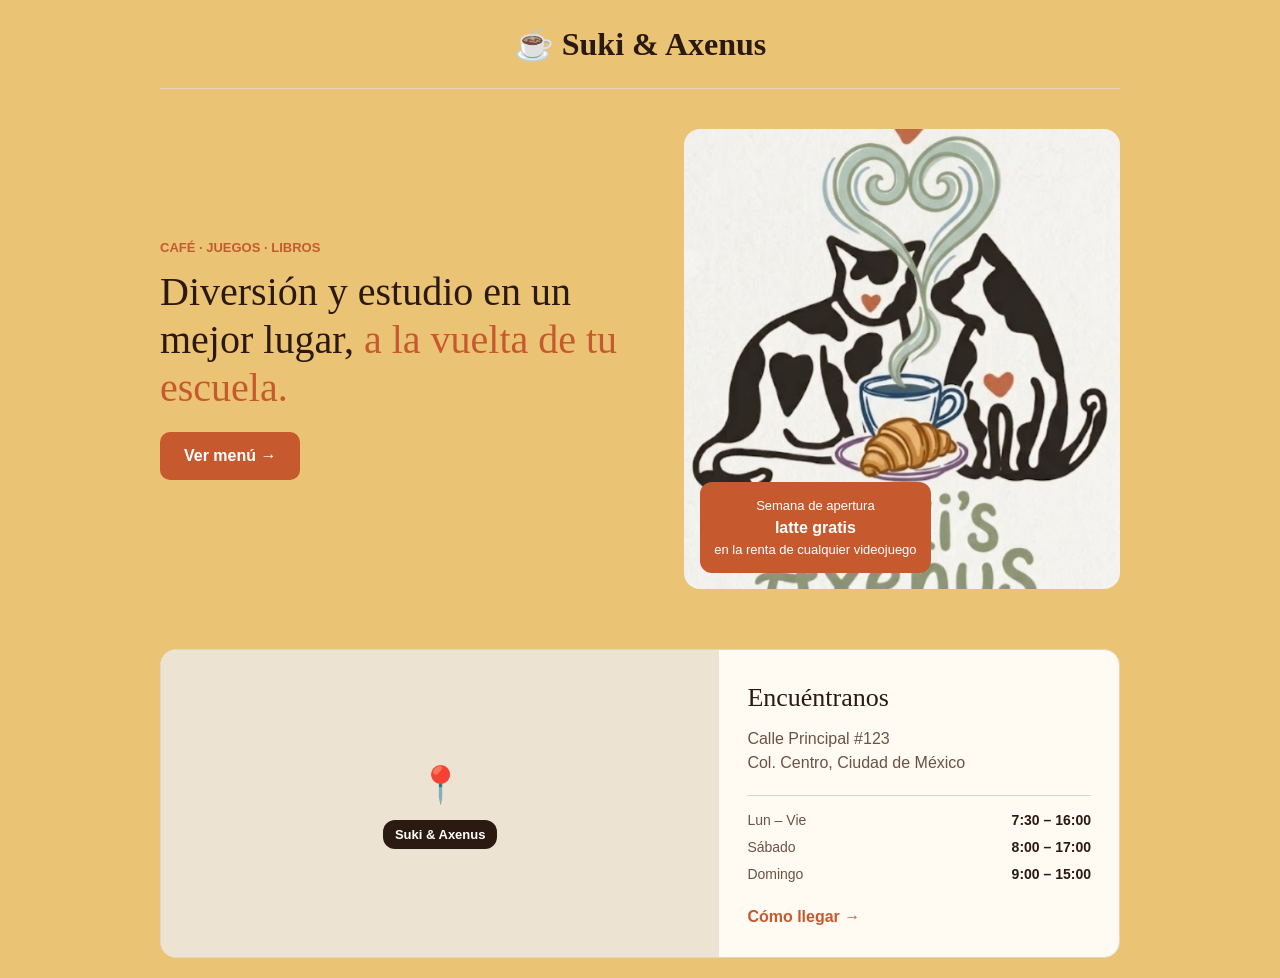
<file: Código/Suki-axenus/index.html>
<!DOCTYPE html>
<html lang="es">
<head>
  <meta charset="UTF-8">
  <meta name="viewport" content="width=device-width, initial-scale=1.0">
  <title>Suki & Axenus</title>
  <link rel="stylesheet" href="css/style.css">
</head>
<body>
  <div class="contenedor">

    <header class="barra-superior">
      <a href="index.html">☕ Suki &amp; Axenus</a>
    </header>

    <main>
      <section class="hero">
        <div class="contenido">
          <p class="subtitulo">Café · Juegos · Libros</p>
          <h1>Diversión y estudio en un mejor lugar, <em>a la vuelta de tu escuela.</em></h1>
          <a href="menu.html" class="boton-cta">Ver menú →</a>
        </div>

        <figure class="foto-destacada">
          <img src="img/logo.jpeg" alt="Logo de Suki & Axenus con dos gatos y un café">
          <figcaption class="etiqueta-promo">
            Semana de apertura<br>
            <strong>latte gratis</strong><br>
            en la renta de cualquier videojuego
          </figcaption>
        </figure>
      </section>

      <section class="ubicacion">
        <div class="mapa" role="img" aria-label="Mapa de ubicación">
          <span class="pin">📍</span>
          <span class="pin-nombre">Suki &amp; Axenus</span>
        </div>

        <div class="info">
          <h2>Encuéntranos</h2>
          <address>
            Calle Principal #123<br>
            Col. Centro, Ciudad de México
          </address>

          <dl class="horarios">
            <div><dt>Lun – Vie</dt><dd>7:30 – 16:00</dd></div>
            <div><dt>Sábado</dt><dd>8:00 – 17:00</dd></div>
            <div><dt>Domingo</dt><dd>9:00 – 15:00</dd></div>
          </dl>

          <a class="como-llegar" href="#">Cómo llegar →</a>
        </div>
      </section>
    </main>
  </div>
</body>
</html>
</file>
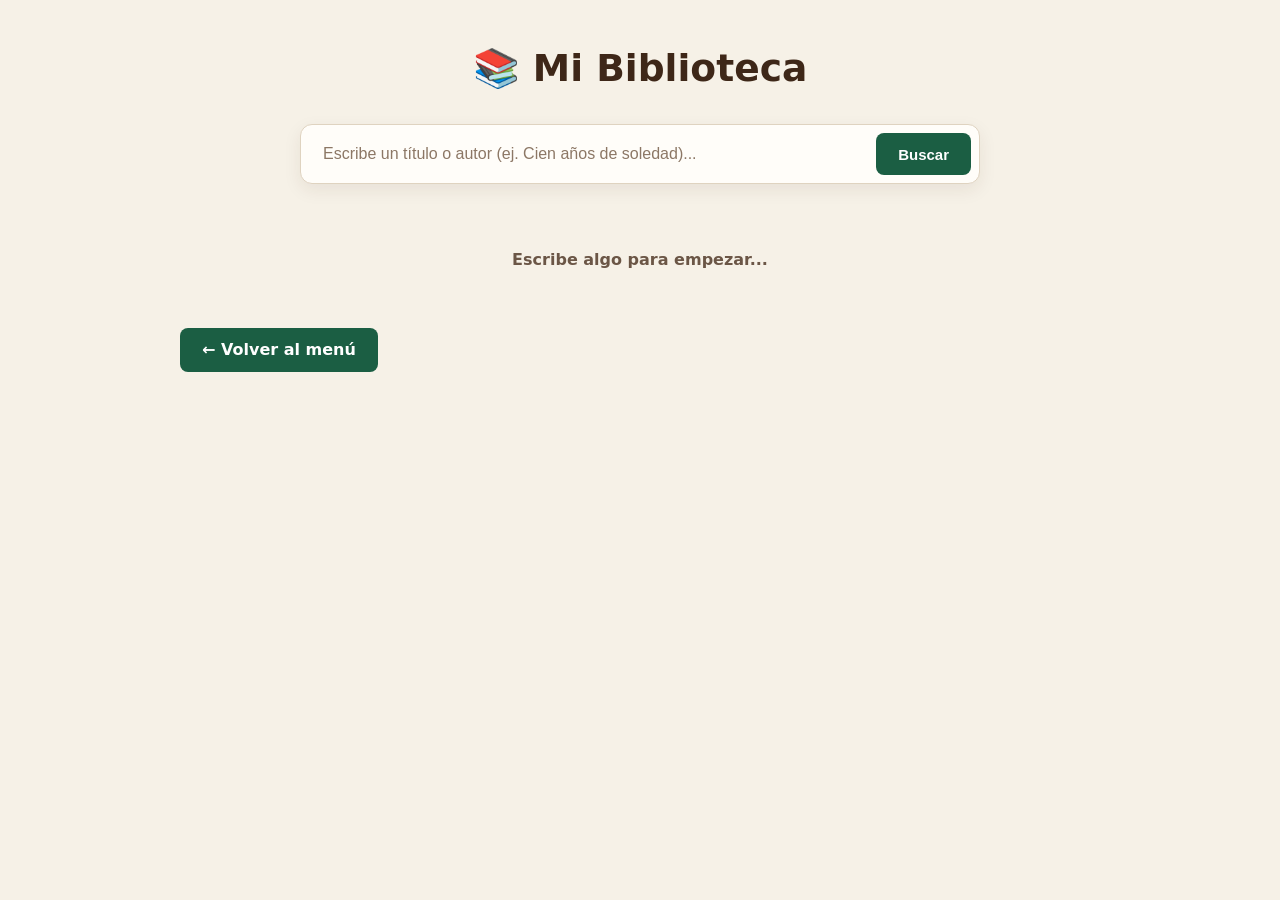
<file: Código/Suki-axenus/libros.html>
<!DOCTYPE html>
<html lang="es">
<head>
  <meta charset="UTF-8">
  <meta name="viewport" content="width=device-width, initial-scale=1.0">
  <title>Libros — Suki & Axenus</title>
  <link rel="stylesheet" href="css/libros.css">
</head>
<body>
  <h1>📚 Mi Biblioteca</h1>

  <div class="buscador">
    <input type="text" id="inputBusqueda" placeholder="Escribe un título o autor (ej. Cien años de soledad)...">
    <button id="btnBuscar" type="button">Buscar</button>
  </div>

  <div id="resultados" class="grid"><p>Escribe algo para empezar...</p></div>

  <a href="menu.html" class="volver">← Volver al menú</a>

  <script src="js/libros.js"></script>
</body>
</html>
</file>
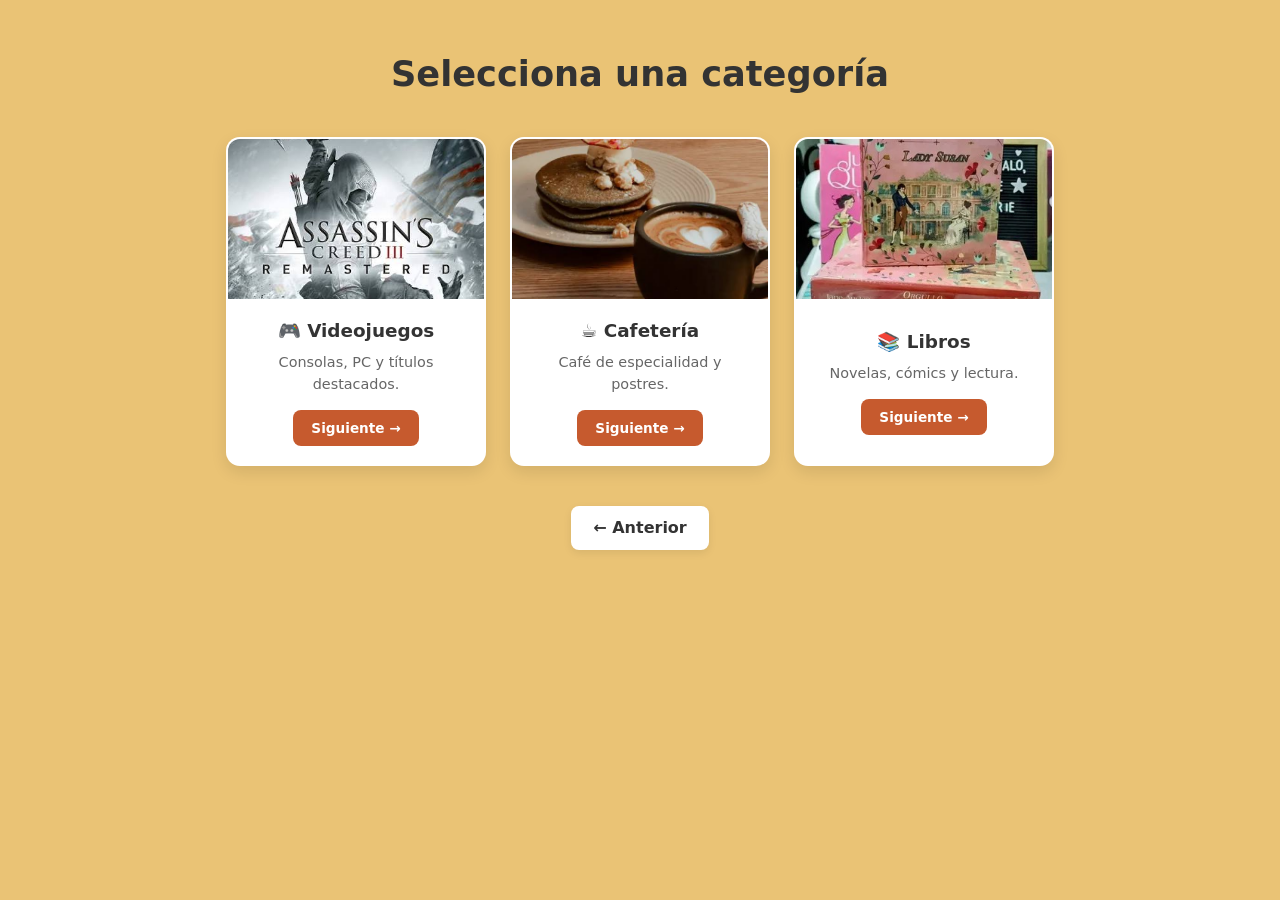
<file: Código/Suki-axenus/menu.html>
<!DOCTYPE html>
<html lang="es">
<head>
  <meta charset="UTF-8">
  <meta name="viewport" content="width=device-width, initial-scale=1.0">
  <title>Elige una categoría — Suki & Axenus</title>
  <link rel="stylesheet" href="css/menu.css">
</head>
<body>
  <h1>Selecciona una categoría</h1>

  <div class="contenedor">
    <a href="juegos.html" class="recuadro">
      <img src="img/videogm.jpg" alt="Videojuegos" class="espacio-imagen">
      <div class="contenido">
        <h3>🎮 Videojuegos</h3>
        <p>Consolas, PC y títulos destacados.</p>
        <span class="btn-siguiente">Siguiente →</span>
      </div>
    </a>

    <a href="cafeteria.html" class="recuadro">
      <img src="img/caf.jpg" alt="Cafetería" class="espacio-imagen">
      <div class="contenido">
        <h3>☕ Cafetería</h3>
        <p>Café de especialidad y postres.</p>
        <span class="btn-siguiente">Siguiente →</span>
      </div>
    </a>

    <a href="libros.html" class="recuadro">
      <img src="img/libros.jpeg" alt="Libros" class="espacio-imagen">
      <div class="contenido">
        <h3>📚 Libros</h3>
        <p>Novelas, cómics y lectura.</p>
        <span class="btn-siguiente">Siguiente →</span>
      </div>
    </a>
  </div>

  <a href="index.html" class="volver">← Anterior</a>

  <p id="mensaje"></p>

  <script src="js/menu.js"></script>
</body>
</html>
</file>
<file: Código/Suki-axenus/css/style.css>
* { box-sizing: border-box; margin: 0; padding: 0; }

body {
  background: #eac375;
  color: #2b1a12;
  font-family: Arial, Helvetica, sans-serif;
  line-height: 1.5;
}

.contenedor { max-width: 1000px; margin: 0 auto; padding: 20px; }

.barra-superior {
  text-align: center;
  padding-bottom: 20px;
  margin-bottom: 40px;
  border-bottom: 1px solid #e3d6c1;
}

.barra-superior a {
  font-family: Georgia, serif;
  font-size: 32px;
  font-weight: bold;
  color: #2b1a12;
  text-decoration: none;
}

.barra-superior a:hover { color: #c65a2e; }

.hero {
  display: flex;
  gap: 40px;
  align-items: center;
  margin-bottom: 60px;
}

.contenido { flex: 1; }

.subtitulo {
  font-size: 13px;
  font-weight: bold;
  text-transform: uppercase;
  color: #c65a2e;
  margin-bottom: 10px;
}

h1 {
  font-family: Georgia, serif;
  font-size: 40px;
  line-height: 1.2;
  font-weight: normal;
  margin-bottom: 20px;
}

h1 em { color: #c65a2e; font-style: normal; }

.boton-cta {
  display: inline-block;
  background: #c65a2e;
  color: #fff;
  padding: 12px 24px;
  border-radius: 10px;
  font-weight: bold;
  text-decoration: none;
  transition: background 0.2s;
}

.boton-cta:hover { background: #2b1a12; }

.foto-destacada { position: relative; flex: 0.9; }

.foto-destacada img {
  display: block;
  width: 100%;
  height: 460px;
  object-fit: cover;
  border-radius: 16px;
  background: #e3d6c1;
}

.etiqueta-promo {
  position: absolute;
  bottom: 16px;
  left: 16px;
  background: #c65a2e;
  color: #fff;
  padding: 14px;
  border-radius: 12px;
  font-size: 13px;
  text-align: center;
}

.etiqueta-promo strong { font-size: 16px; }

.ubicacion {
  display: flex;
  background: #fffaf2;
  border: 1px solid #e3d6c1;
  border-radius: 16px;
  overflow: hidden;
}

.mapa {
  flex: 1.3;
  min-height: 300px;
  background: #ede3d3;
  display: flex;
  flex-direction: column;
  align-items: center;
  justify-content: center;
  gap: 8px;
}

.pin { font-size: 36px; }

.pin-nombre {
  background: #2b1a12;
  color: #fff;
  font-size: 13px;
  font-weight: bold;
  padding: 5px 12px;
  border-radius: 12px;
}

.info { flex: 0.8; padding: 28px; }

.info h2 {
  font-family: Georgia, serif;
  font-size: 26px;
  font-weight: normal;
  margin-bottom: 10px;
}

address {
  font-style: normal;
  color: #6b5344;
  margin-bottom: 20px;
}

.horarios {
  border-top: 1px solid #e3d6c1;
  padding-top: 14px;
  margin-bottom: 20px;
  font-size: 14px;
}

.horarios div {
  display: flex;
  justify-content: space-between;
  margin-bottom: 6px;
}

.horarios dt { color: #6b5344; }
.horarios dd { font-weight: bold; }

.como-llegar {
  display: block;
  width: fit-content;
  font-weight: bold;
  color: #c65a2e;
  text-decoration: none;
}

.como-llegar:hover { text-decoration: underline; }

@media (max-width: 700px) {
  .hero, .ubicacion { flex-direction: column; }
  .foto-destacada img { height: 320px; }
}
</file>
<file: Código/Suki-axenus/css/libros.css>
* { box-sizing: border-box; margin: 0; padding: 0; }

body {
  font-family: system-ui, -apple-system, "Segoe UI", Roboto, Arial, sans-serif;
  max-width: 960px;
  margin: 0 auto;
  padding: 2.5rem 1.25rem;
  background-color: #f6f1e7;
  color: #2c1e16;
  line-height: 1.5;
}

h1 {
  font-size: clamp(1.75rem, 3.2vw, 2.35rem);
  font-weight: 800;
  color: #3e2718;
  text-align: center;
  margin-bottom: 1.75rem;
}

.buscador {
  display: flex;
  gap: 12px;
  max-width: 680px;
  margin: 0 auto 2.5rem;
  background-color: #fffdf9;
  padding: 8px;
  border-radius: 12px;
  border: 1px solid #dfd3c0;
  box-shadow: 0 6px 18px rgba(62,39,24,0.08);
}

.buscador input {
  flex: 1;
  padding: 12px 14px;
  font-size: 16px;
  color: #2c1e16;
  background: transparent;
  border: none;
  outline: none;
}

.buscador input::placeholder { color: #8c7765; }

.buscador:focus-within {
  border-color: #1b5e43;
  box-shadow: 0 0 0 3px rgba(27,94,67,0.16);
}

.buscador button {
  padding: 11px 22px;
  font-size: 15px;
  font-weight: 700;
  background: #1b5e43;
  color: #fff;
  border: none;
  border-radius: 8px;
  cursor: pointer;
  transition: background 0.2s;
}

.buscador button:hover { background: #144732; }

.grid {
  display: grid;
  grid-template-columns: repeat(auto-fill, minmax(195px, 1fr));
  gap: 22px;
  margin-bottom: 32px;
}

.grid > p {
  grid-column: 1 / -1;
  text-align: center;
  color: #6b5646;
  font-weight: 600;
  padding: 1.5rem;
}

.tarjeta {
  display: flex;
  flex-direction: column;
  align-items: center;
  background: #fffdf9;
  padding: 16px;
  border-radius: 12px;
  border: 1px solid #e6dccb;
  box-shadow: 0 6px 14px rgba(62,39,24,0.07);
  text-align: center;
  transition: transform 0.2s, box-shadow 0.2s, border-color 0.2s;
}

.tarjeta:hover {
  transform: translateY(-5px);
  border-color: #b45309;
  box-shadow: 0 12px 24px rgba(62,39,24,0.13);
}

.tarjeta img {
  width: 128px;
  height: 190px;
  object-fit: cover;
  border-radius: 6px;
  background: #ece3d5;
  box-shadow: 0 4px 10px rgba(0,0,0,0.14);
}

.tarjeta h3 {
  font-size: 15px;
  font-weight: 700;
  color: #2c1e16;
  margin: 12px 0 6px;
  display: -webkit-box;
  -webkit-line-clamp: 2;
  -webkit-box-orient: vertical;
  overflow: hidden;
}

.tarjeta p { font-size: 13px; color: #785e49; }
.tarjeta small { font-size: 12px; color: #a08a75; margin-top: 4px; }

.volver {
  display: inline-block;
  padding: 10px 22px;
  background: #1b5e43;
  color: #fff;
  border-radius: 8px;
  text-decoration: none;
  font-weight: 700;
}

.volver:hover { background: #144732; }

@media (max-width: 560px) {
  body { padding: 1.5rem 1rem; }
  .buscador { flex-direction: column; padding: 10px; }
  .buscador button { width: 100%; }
}
</file>
<file: Código/Suki-axenus/css/menu.css>
* { box-sizing: border-box; margin: 0; padding: 0; }

body {
  min-height: 100vh;
  font-family: system-ui, -apple-system, "Segoe UI", Roboto, Arial, sans-serif;
  background-color: #eac375;
  color: #333;
  text-align: center;
  padding: 48px 20px;
  line-height: 1.5;
}

h1 {
  font-size: clamp(1.6rem, 3vw, 2.2rem);
  font-weight: 700;
  margin-bottom: 12px;
}

.contenedor {
  display: flex;
  justify-content: center;
  align-items: stretch;
  gap: 24px;
  flex-wrap: wrap;
  max-width: 900px;
  margin: 36px auto 40px;
}

.recuadro {
  display: flex;
  flex-direction: column;
  background: #fff;
  width: 260px;
  border-radius: 14px;
  box-shadow: 0 6px 16px rgba(0,0,0,0.1);
  overflow: hidden;
  text-decoration: none;
  color: inherit;
  border: 2px solid transparent;
  transition: transform 0.25s, box-shadow 0.25s, border-color 0.25s;
}

.recuadro:hover {
  transform: translateY(-6px);
  box-shadow: 0 12px 24px rgba(0,0,0,0.16);
  border-color: #c65a2e;
}

.espacio-imagen {
  width: 100%;
  height: 160px;
  background: #ddd;
  object-fit: cover;
  display: block;
}

.contenido {
  flex: 1;
  display: flex;
  flex-direction: column;
  justify-content: center;
  align-items: center;
  padding: 18px 16px;
}

.contenido h3 { font-size: 1.15rem; margin-bottom: 8px; }
.contenido p { font-size: 0.9rem; color: #666; margin-bottom: 14px; }

.btn-siguiente {
  display: inline-block;
  padding: 8px 18px;
  border-radius: 8px;
  background: #c65a2e;
  color: #fff;
  font-size: 0.85rem;
  font-weight: 700;
  text-decoration: none;
  transition: background 0.2s, transform 0.2s;
}

.recuadro:hover .btn-siguiente { background: #2b1a12; }

.volver {
  display: inline-block;
  padding: 10px 22px;
  border-radius: 8px;
  background: #fff;
  color: #333;
  font-weight: 700;
  text-decoration: none;
  box-shadow: 0 3px 8px rgba(0,0,0,0.08);
}

.volver:hover { border-color: #c65a2e; color: #c65a2e; }

#mensaje {
  margin-top: 24px;
  font-weight: 700;
  min-height: 1.5em;
}
</file>
